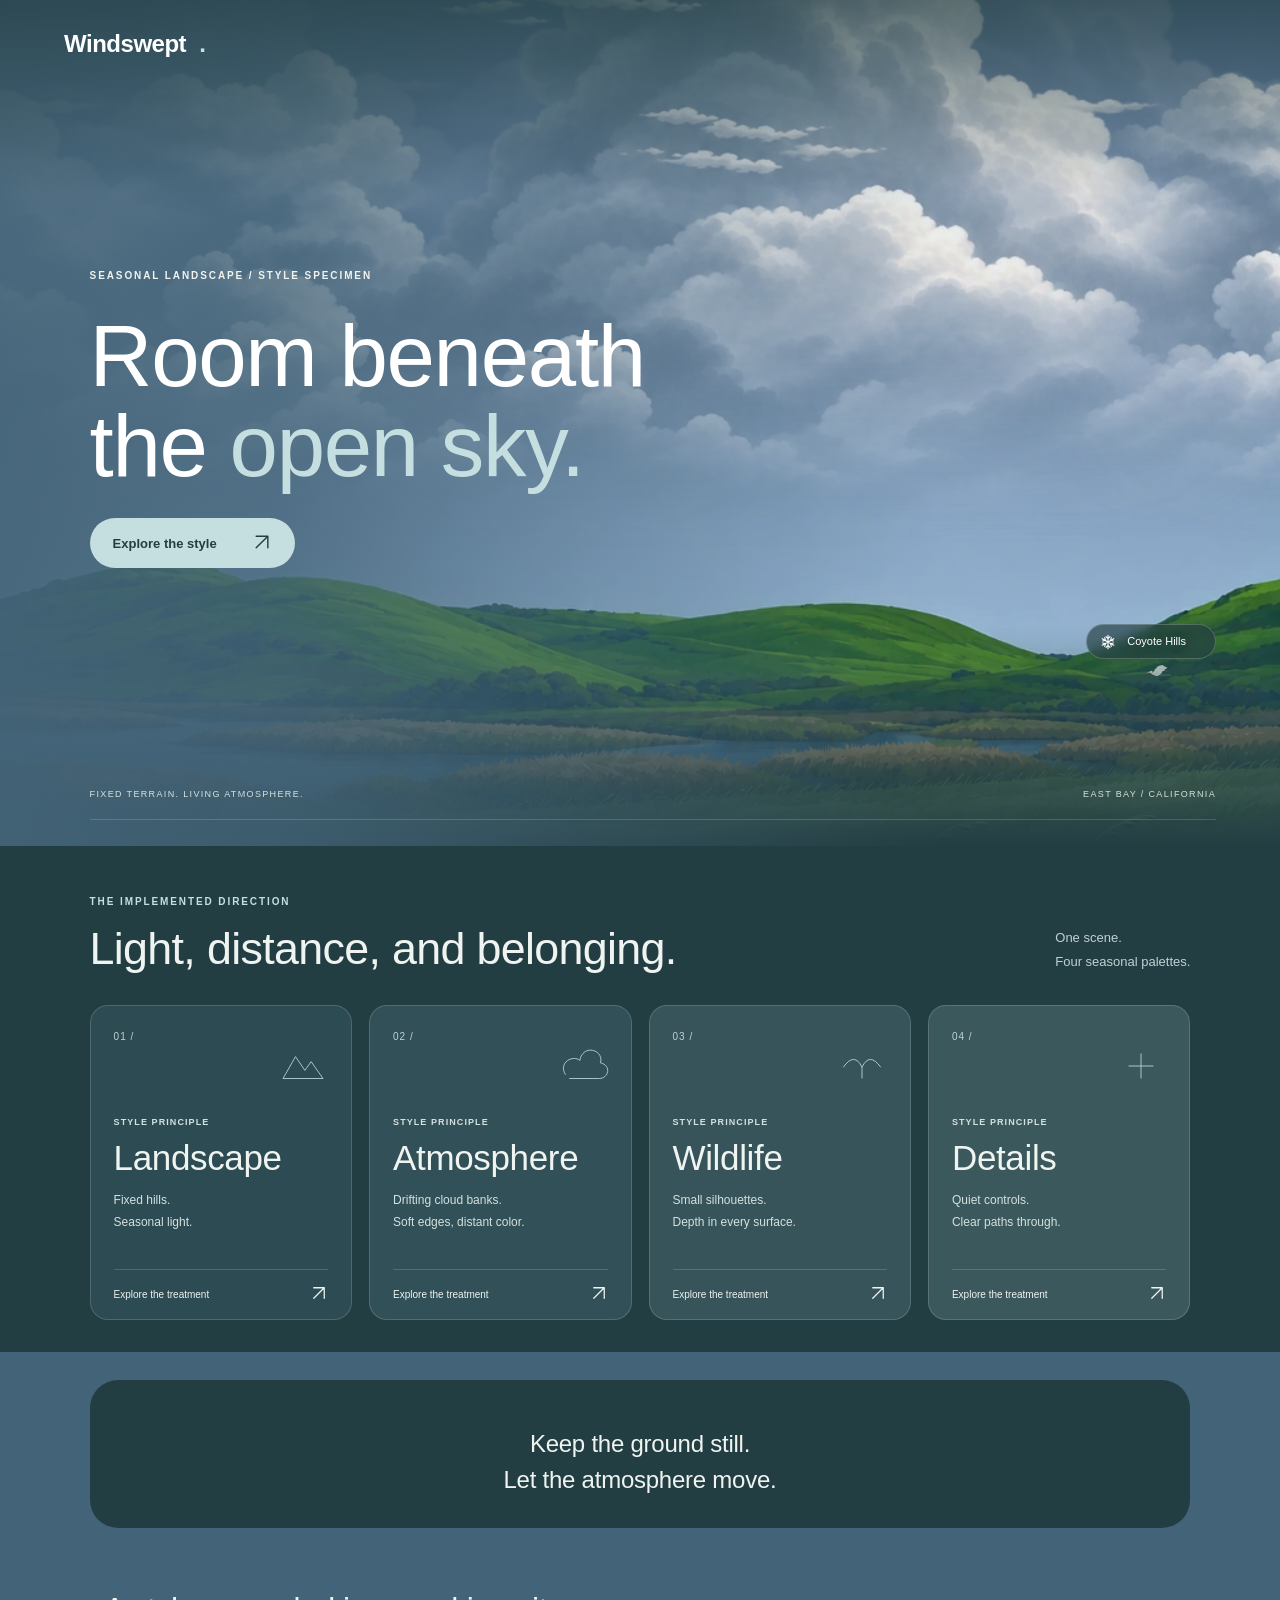
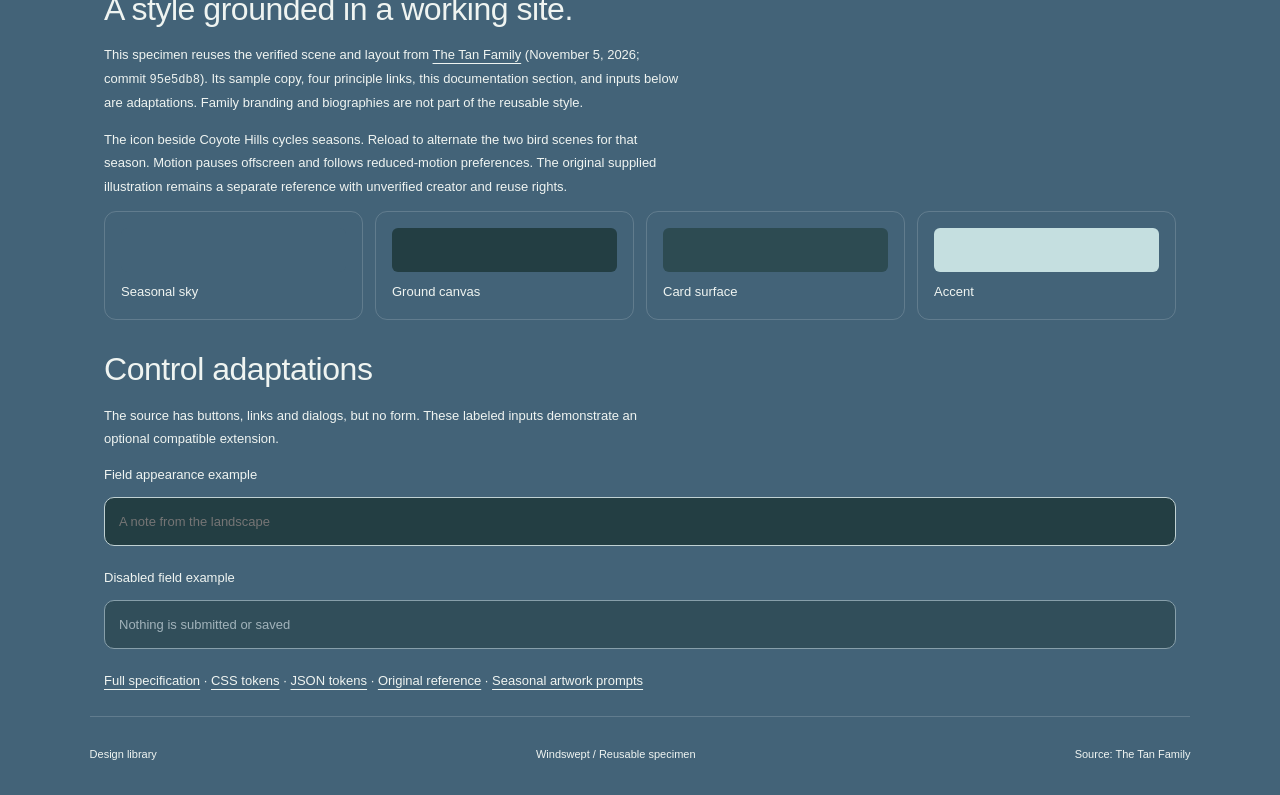
<file: assets/windswept/specimen.html>
<!doctype html><html lang="en"><head><meta charset="utf-8"><meta name="viewport" content="width=device-width,initial-scale=1"><meta name="theme-color" content="#345b7c"><title>Windswept — Seasonal Landscape Specimen</title><meta name="description" content="Windswept design specimen, updated from The Tan Family seasonal landscape implementation."><script src="seasons.js?v=resume-autumn-1"></script><link rel="stylesheet" href="tokens.css?v=resume-autumn-1"><link rel="stylesheet" href="specimen.css?v=resume-autumn-1"><script src="egret.js" defer></script><script src="atmosphere.js" defer></script><script src="scene.js" defer></script></head><body><a class="skip" href="#details">Skip to style notes</a><header><a class="wordmark" href="../../">Windswept<span class="wordmark-dot">.</span></a></header><div class="page-surface"><main id="home"><section class="hero" aria-labelledby="title"><div class="hero-copy"><p class="eyebrow">SEASONAL LANDSCAPE / STYLE SPECIMEN</p><h1 id="title">Room beneath<br>the <em>open sky.</em></h1><a class="primary" href="#principles">Explore the style <span><svg class="ui-icon" viewBox="0 0 24 24" aria-hidden="true" fill="none" stroke="currentColor" stroke-width="1.7" stroke-linecap="round" stroke-linejoin="round"><path d="M5 19 19 5M5 5h14v14"/></svg></span></a></div><div class="landscape"><img data-season-image decoding="async" alt="Seasonal Coyote Hills painting" fetchpriority="high"><noscript><img src="assets/seasons/autumn.webp" alt="Autumn hills and marsh"></noscript><div class="scene-light" aria-hidden="true"></div><canvas class="sky-clouds" aria-hidden="true"></canvas><canvas class="marsh-birds" aria-hidden="true"></canvas><span class="scenic-label"><button class="season-cycle" type="button" aria-label="Change scene season"></button> <a class="park-link" href="https://www.ebparks.org/parks/coyote-hills" target="_blank" rel="noopener noreferrer">Coyote Hills <svg class="park-link-indicator" viewBox="0 0 16 16" aria-hidden="true" fill="none" stroke="currentColor"><path d="M4 12 12 4M5 4h7v7"/></svg></a></span></div><div class="hero-bottom"><span>FIXED TERRAIN. LIVING ATMOSPHERE.</span><span>EAST BAY / CALIFORNIA</span></div></section><section class="family" id="principles"><div class="section-heading"><div><p class="eyebrow">THE IMPLEMENTED DIRECTION</p><h2>Light, distance, and belonging.</h2></div><p>One scene.<br>Four seasonal palettes.</p></div><div class="cards"><a class="card sam" href="#details"><div class="card-top"><span class="number">01 /</span><svg viewBox="0 0 80 80" aria-hidden="true"><path d="M8 60 28 25l15 22 10-14 19 27Z"/></svg></div><div><span class="role">STYLE PRINCIPLE</span><h3>Landscape</h3><p>Fixed hills.<br>Seasonal light.</p></div><span class="card-link">Explore the treatment <span><svg class="ui-icon" viewBox="0 0 24 24" aria-hidden="true" fill="none" stroke="currentColor" stroke-width="1.7" stroke-linecap="round" stroke-linejoin="round"><path d="M5 19 19 5M5 5h14v14"/></svg></span></span></a><a class="card ellene" href="#details"><div class="card-top"><span class="number">02 /</span><svg viewBox="0 0 80 80" aria-hidden="true"><path d="M12 54c-12-20 12-32 23-23 5-27 39-17 33 4 18 4 13 25-2 25H18"/></svg></div><div><span class="role">STYLE PRINCIPLE</span><h3>Atmosphere</h3><p>Drifting cloud banks.<br>Soft edges, distant color.</p></div><span class="card-link">Explore the treatment <span><svg class="ui-icon" viewBox="0 0 24 24" aria-hidden="true" fill="none" stroke="currentColor" stroke-width="1.7" stroke-linecap="round" stroke-linejoin="round"><path d="M5 19 19 5M5 5h14v14"/></svg></span></span></a><a class="card alyna" href="#details"><div class="card-top"><span class="number">03 /</span><svg viewBox="0 0 80 80" aria-hidden="true"><path d="M10 42q18-25 30 0 12-25 30 0M40 42v18"/></svg></div><div><span class="role">STYLE PRINCIPLE</span><h3>Wildlife</h3><p>Small silhouettes.<br>Depth in every surface.</p></div><span class="card-link">Explore the treatment <span><svg class="ui-icon" viewBox="0 0 24 24" aria-hidden="true" fill="none" stroke="currentColor" stroke-width="1.7" stroke-linecap="round" stroke-linejoin="round"><path d="M5 19 19 5M5 5h14v14"/></svg></span></span></a><a class="card daisy" href="#details"><div class="card-top"><span class="number">04 /</span><svg viewBox="0 0 80 80" aria-hidden="true"><path d="M20 40h40M40 20v40"/></svg></div><div><span class="role">STYLE PRINCIPLE</span><h3>Details</h3><p>Quiet controls.<br>Clear paths through.</p></div><span class="card-link">Explore the treatment <span><svg class="ui-icon" viewBox="0 0 24 24" aria-hidden="true" fill="none" stroke="currentColor" stroke-width="1.7" stroke-linecap="round" stroke-linejoin="round"><path d="M5 19 19 5M5 5h14v14"/></svg></span></span></a></div></section><div class="closing-court"><div class="closing"><p>Keep the ground still.<br>Let the atmosphere move.</p></div></div></main></div><section class="specimen-note" id="details"><h2>A style grounded in a working site.</h2><p>This specimen reuses the verified scene and layout from <a href="https://www.thetanfamily.net/">The Tan Family</a> (November 5, 2026; commit <code>95e5db8</code>). Its sample copy, four principle links, this documentation section, and inputs below are adaptations. Family branding and biographies are not part of the reusable style.</p><p>The icon beside Coyote Hills cycles seasons. Reload to alternate the two bird scenes for that season. Motion pauses offscreen and follows reduced-motion preferences. The original supplied illustration remains a separate reference with unverified creator and reuse rights.</p><div class="swatch-grid"><div><i style="background:var(--ws-sky)"></i>Seasonal sky</div><div><i style="background:var(--ws-canvas)"></i>Ground canvas</div><div><i style="background:var(--ws-card)"></i>Card surface</div><div><i style="background:var(--ws-accent)"></i>Accent</div></div><h2>Control adaptations</h2><p>The source has buttons, links and dialogs, but no form. These labeled inputs demonstrate an optional compatible extension.</p><label for="sample">Field appearance example</label><input class="sample-input" id="sample" placeholder="A note from the landscape" autocomplete="off"><label for="disabled">Disabled field example</label><input class="sample-input" id="disabled" value="Nothing is submitted or saved" disabled><p><a href="style.md">Full specification</a> · <a href="tokens.css">CSS tokens</a> · <a href="tokens.json">JSON tokens</a> · <a href="reference.png">Original reference</a> · <a href="artwork-prompts.md">Seasonal artwork prompts</a></p></section><footer><a href="../../">Design library</a><span>Windswept / Reusable specimen</span><span>Source: The Tan Family</span></footer></body></html>
</file>
<file: assets/windswept/tokens.css>
/* Windswept, verified from The Tan Family at 95e5db8 (2026-11-05).
   Input tokens are specimen adaptations. Seasons override the default autumn palette.
   See tokens.json and style.md for scene formulas and evidence. */
:root {
  --ws-font-display: "Trebuchet MS", Arial, sans-serif;
  --ws-font-body: "Trebuchet MS", Arial, sans-serif;
  --ws-text-display: clamp(58px, 6.8vw, 104px);
  --ws-text-heading: clamp(34px, 3.5vw, 52px);
  --ws-text-card: 35px;
  --ws-text-body: 12px;
  --ws-text-label: 10px;
  --ws-text-control: 13px;
  --ws-leading-display: 1.03;
  --ws-leading-heading: 1.1;
  --ws-leading-body: 1.8;
  --ws-tracking-display: -0.015em;
  --ws-tracking-label: .19em;
  --ws-content-max: 1500px;
  --ws-closing-max: 1120px;
  --ws-page-gutter: 7%;
  --ws-page-gutter-mobile: 6%;
  --ws-grid-gap: 17px;
  --ws-grid-gap-tablet: 20px;
  --ws-grid-gap-mobile: 12px;
  --ws-family-padding-top: 48px;
  --ws-family-padding-top-mobile: 38px;
  --ws-section-heading-gap: 32px;
  --ws-card-padding: 25px 23px 0;
  --ws-card-min-height: 315px;
  --ws-card-top-height: 80px;
  --ws-card-action-min-height: 50px;
  --ws-card-min-height-tablet: 310px;
  --ws-card-min-height-mobile: 300px;
  --ws-card-padding-mobile: 18px 15px 0;
  --ws-card-top-height-mobile: 78px;
  --ws-card-action-min-height-mobile: 47px;
  --ws-hero-height: 94svh;
  --ws-hero-min-height: 780px;
  --ws-hero-max-height: 1100px;
  --ws-hero-padding: 130px 7% 110px;
  --ws-hero-mobile-height: 930px;
  --ws-hero-mobile-padding: 140px 7% 390px;
  --ws-hero-copy-width: 64%;
  --ws-hero-copy-bottom: 30px;
  --ws-radius-card: 18px;
  --ws-radius-card-mobile: 15px;
  --ws-radius-closing: 28px;
  --ws-radius-pill: 30px;
  --ws-border-width: 1px;
  --ws-line: #ffffff29;
  --ws-shadow-card: none;
  --ws-focus-width: 3px;
  --ws-focus-offset: 6px;
  --ws-primary-min-height: 50px;
  --ws-primary-padding: 13px 23px;
  --ws-closing-court-margin-top: 32px;
  --ws-closing-court-padding: 28px 7% 32px;
  --ws-closing-padding: 28px 24px 30px;
  --ws-closing-court-margin-top-mobile: 28px;
  --ws-closing-court-padding-mobile: 24px 6% 28px;
  --ws-closing-padding-mobile: 26px 20px;
  --ws-footer-padding: 22px 0 28px;
  --ws-footer-min-height: 80px;
  --ws-duration-hover: .2s;
  --ws-ease-hover: ease;
  --ws-radius-input: 10px;
  --ws-input-min-height: 44px;
  --ws-input-padding: 12px 14px;
}
:root[data-season="spring"] {
  --ws-canvas: #103e3c;
  --ws-canvas-sdr: #103e3c;
  --ws-canvas-p3: color(display-p3 0.045 0.235 0.21);
  --ws-ink: #f1f5dc;
  --ws-ink-sdr: #f1f5dc;
  --ws-ink-p3: color(display-p3 0.9451 0.9608 0.8627);
  --ws-muted: #bfcebc;
  --ws-muted-sdr: #bfcebc;
  --ws-muted-p3: color(display-p3 0.7490 0.8078 0.7373);
  --ws-sky: #0753aa;
  --ws-sky-sdr: #0753aa;
  --ws-sky-p3: color(display-p3 0.025 0.31 0.72);
  --ws-accent: #e1f5a5;
  --ws-accent-sdr: #e1f5a5;
  --ws-accent-p3: color(display-p3 0.84 0.97 0.53);
  --ws-accent-hover: #f0ffd0;
  --ws-accent-hover-sdr: #f0ffd0;
  --ws-accent-hover-p3: color(display-p3 0.92 1 0.73);
  --ws-card: #194b47;
  --ws-card-sdr: #194b47;
  --ws-card-p3: color(display-p3 0.0980 0.2941 0.2784);
  --ws-card-alt: #204e46;
  --ws-card-alt-sdr: #204e46;
  --ws-card-alt-p3: color(display-p3 0.1255 0.3059 0.2745);
  --ws-card-warm: #2a5146;
  --ws-card-warm-sdr: #2a5146;
  --ws-card-warm-p3: color(display-p3 0.1647 0.3176 0.2745);
  --ws-card-last: #315348;
  --ws-card-last-sdr: #315348;
  --ws-card-last-p3: color(display-p3 0.1922 0.3255 0.2824);
  --ws-card-hover: #245a51;
  --ws-card-hover-sdr: #245a51;
  --ws-card-hover-p3: color(display-p3 0.1412 0.3529 0.3176);
  --ws-detail: #d2dfce;
  --ws-detail-sdr: #d2dfce;
  --ws-detail-p3: color(display-p3 0.8235 0.8745 0.8078);
}
:root[data-season="summer"] {
  --ws-canvas: #343d2b;
  --ws-canvas-sdr: #343d2b;
  --ws-canvas-p3: color(display-p3 0.19 0.23 0.14);
  --ws-ink: #fcf4dc;
  --ws-ink-sdr: #fcf4dc;
  --ws-ink-p3: color(display-p3 0.9882 0.9569 0.8627);
  --ws-muted: #d3cdb4;
  --ws-muted-sdr: #d3cdb4;
  --ws-muted-p3: color(display-p3 0.8275 0.8039 0.7059);
  --ws-sky: #0753aa;
  --ws-sky-sdr: #0753aa;
  --ws-sky-p3: color(display-p3 0.025 0.32 0.74);
  --ws-accent: #f6d78e;
  --ws-accent-sdr: #f6d78e;
  --ws-accent-p3: color(display-p3 0.99 0.81 0.43);
  --ws-accent-hover: #ffe9b7;
  --ws-accent-hover-sdr: #ffe9b7;
  --ws-accent-hover-p3: color(display-p3 1 0.90 0.67);
  --ws-card: #434d33;
  --ws-card-sdr: #434d33;
  --ws-card-p3: color(display-p3 0.2627 0.3020 0.2000);
  --ws-card-alt: #495137;
  --ws-card-alt-sdr: #495137;
  --ws-card-alt-p3: color(display-p3 0.2863 0.3176 0.2157);
  --ws-card-warm: #50543a;
  --ws-card-warm-sdr: #50543a;
  --ws-card-warm-p3: color(display-p3 0.3137 0.3294 0.2275);
  --ws-card-last: #56583c;
  --ws-card-last-sdr: #56583c;
  --ws-card-last-p3: color(display-p3 0.3373 0.3451 0.2353);
  --ws-card-hover: #51583b;
  --ws-card-hover-sdr: #51583b;
  --ws-card-hover-p3: color(display-p3 0.3176 0.3451 0.2314);
  --ws-detail: #e6dfc9;
  --ws-detail-sdr: #e6dfc9;
  --ws-detail-p3: color(display-p3 0.9020 0.8745 0.7882);
}
:root, :root[data-season="autumn"] {
  --ws-canvas: #24261f;
  --ws-canvas-sdr: #24261f;
  --ws-canvas-p3: color(display-p3 0.14260 0.14877 0.12411);
  --ws-ink: #f3eddf;
  --ws-ink-sdr: #f3eddf;
  --ws-ink-p3: color(display-p3 0.94882 0.93021 0.88005);
  --ws-muted: #c9c4ae;
  --ws-muted-sdr: #c9c4ae;
  --ws-muted-p3: color(display-p3 0.78480 0.76929 0.69104);
  --ws-sky: #24261f;
  --ws-sky-sdr: #24261f;
  --ws-sky-p3: color(display-p3 0.14260 0.14877 0.12411);
  --ws-accent: #efc28c;
  --ws-accent-sdr: #efc28c;
  --ws-accent-p3: color(display-p3 0.90918 0.76751 0.57721);
  --ws-accent-hover: #ffdbad;
  --ws-accent-hover-sdr: #ffdbad;
  --ws-accent-hover-p3: color(display-p3 0.97689 0.86401 0.70061);
  --ws-card: #303329;
  --ws-card-sdr: #303329;
  --ws-card-p3: color(display-p3 0.19038 0.19962 0.16446);
  --ws-card-alt: #2b2e25;
  --ws-card-alt-sdr: #2b2e25;
  --ws-card-alt-p3: color(display-p3 0.17078 0.18001 0.14837);
  --ws-card-warm: #37382b;
  --ws-card-warm-sdr: #37382b;
  --ws-card-warm-p3: color(display-p3 0.21639 0.21948 0.17377);
  --ws-card-last: #3d3e30;
  --ws-card-last-sdr: #3d3e30;
  --ws-card-last-p3: color(display-p3 0.23992 0.24301 0.19377);
  --ws-card-hover: #3c4034;
  --ws-card-hover-sdr: #3c4034;
  --ws-card-hover-p3: color(display-p3 0.23817 0.25048 0.20830);
  --ws-detail: #f3eddf;
  --ws-detail-sdr: #f3eddf;
  --ws-detail-p3: color(display-p3 0.94882 0.93021 0.88005);
}
:root[data-season="winter"] {
  --ws-canvas: #233e43;
  --ws-canvas-sdr: #233e43;
  --ws-canvas-p3: color(display-p3 0.11 0.235 0.26);
  --ws-ink: #eff4f1;
  --ws-ink-sdr: #eff4f1;
  --ws-ink-p3: color(display-p3 0.9373 0.9569 0.9451);
  --ws-muted: #c0d1d3;
  --ws-muted-sdr: #c0d1d3;
  --ws-muted-p3: color(display-p3 0.7529 0.8196 0.8275);
  --ws-sky: #436378;
  --ws-sky-sdr: #436378;
  --ws-sky-p3: color(display-p3 0.245 0.38 0.47);
  --ws-accent: #c5dfe0;
  --ws-accent-sdr: #c5dfe0;
  --ws-accent-p3: color(display-p3 0.70 0.89 0.91);
  --ws-accent-hover: #e3f2f0;
  --ws-accent-hover-sdr: #e3f2f0;
  --ws-accent-hover-p3: color(display-p3 0.86 0.96 0.96);
  --ws-card: #2d4b52;
  --ws-card-sdr: #2d4b52;
  --ws-card-p3: color(display-p3 0.1765 0.2941 0.3216);
  --ws-card-alt: #315057;
  --ws-card-alt-sdr: #315057;
  --ws-card-alt-p3: color(display-p3 0.1922 0.3137 0.3412);
  --ws-card-warm: #36545a;
  --ws-card-warm-sdr: #36545a;
  --ws-card-warm-p3: color(display-p3 0.2118 0.3294 0.3529);
  --ws-card-last: #3b585c;
  --ws-card-last-sdr: #3b585c;
  --ws-card-last-p3: color(display-p3 0.2314 0.3451 0.3608);
  --ws-card-hover: #37545a;
  --ws-card-hover-sdr: #37545a;
  --ws-card-hover-p3: color(display-p3 0.2157 0.3294 0.3529);
  --ws-detail: #d4e1df;
  --ws-detail-sdr: #d4e1df;
  --ws-detail-p3: color(display-p3 0.8314 0.8824 0.8745);
}
@supports (color: color(display-p3 1 1 1)) {
  @media (color-gamut: p3) {
    :root {
      --ws-canvas: var(--ws-canvas-p3, var(--ws-canvas-sdr));
      --ws-ink: var(--ws-ink-p3, var(--ws-ink-sdr));
      --ws-muted: var(--ws-muted-p3, var(--ws-muted-sdr));
      --ws-sky: var(--ws-sky-p3, var(--ws-sky-sdr));
      --ws-accent: var(--ws-accent-p3, var(--ws-accent-sdr));
      --ws-accent-hover: var(--ws-accent-hover-p3, var(--ws-accent-hover-sdr));
      --ws-card: var(--ws-card-p3, var(--ws-card-sdr));
      --ws-card-alt: var(--ws-card-alt-p3, var(--ws-card-alt-sdr));
      --ws-card-warm: var(--ws-card-warm-p3, var(--ws-card-warm-sdr));
      --ws-card-last: var(--ws-card-last-p3, var(--ws-card-last-sdr));
      --ws-card-hover: var(--ws-card-hover-p3, var(--ws-card-hover-sdr));
      --ws-detail: var(--ws-detail-p3, var(--ws-detail-sdr));
    }
  }
}
</file>
<file: assets/windswept/specimen.css>
:root{--ws-canvas:#103e3c;--ws-ink:#f1f5dc;--ws-muted:#bfcebc;--ws-line:#ffffff29;font-family:'Trebuchet MS',Arial,sans-serif;color-scheme:dark}*{box-sizing:border-box}html{scroll-behavior:smooth;scroll-padding-top:35px;background:var(--ws-sky)}body{margin:0;background:var(--ws-sky);color:var(--ws-ink);font-family:inherit;-webkit-font-smoothing:antialiased}a{color:inherit}button{font:inherit;color:inherit}a:focus-visible,button:focus-visible{outline:3px solid var(--ws-accent);outline-offset:6px}.skip{position:fixed;top:-80px;left:20px;padding:15px;background:var(--ws-canvas);z-index:10}.skip:focus{top:12px}header{position:absolute;inset:0 0 auto;z-index:3;padding:30px 5%;display:flex;align-items:center;justify-content:space-between;gap:24px;color:white}.wordmark{display:flex;align-items:center;gap:13px;text-decoration:none;font-size:24px;font-weight:700;letter-spacing:-.02em}.wordmark svg{width:42px;height:42px;flex:none;fill:none;stroke:currentColor;stroke-width:2.2;stroke-linecap:round;stroke-linejoin:round}.wordmark-dot{color:var(--ws-accent)}nav{display:flex;gap:38px;align-items:center;font-size:12px}nav a{text-decoration:none;border-bottom:1px solid #ffffff66;padding:7px 0}nav a span{margin-left:16px}.location{color:#e2eced;font-size:11px}.location i{display:inline-block;width:6px;height:6px;background:var(--ws-accent);border-radius:50%;margin-right:8px}.hero{min-height:780px;height:94svh;max-height:1100px;position:relative;display:flex;align-items:center;padding:130px 7% 110px;isolation:isolate;background:var(--ws-sky);overflow:hidden}.hero-copy{width:64%;position:relative;z-index:2;padding-bottom:30px}.eyebrow{font-size:10px;letter-spacing:.19em;line-height:1.6;font-weight:700;margin:0 0 27px}h1,h2,h3,p{margin-top:0}h1{font-size:clamp(58px,6.8vw,104px);font-weight:400;line-height:1.03;letter-spacing:-.015em;margin-bottom:28px;color:white}h1 em{font-style:normal;color:var(--ws-accent)}.primary{display:inline-flex;gap:35px;align-items:center;min-height:50px;padding:13px 23px;background:var(--ws-accent);color:var(--ws-canvas);border-radius:30px;text-decoration:none;font-size:13px;font-weight:700;transition:background .2s,transform .2s}.primary:hover{background:var(--ws-accent-hover);transform:translateY(-2px)}.primary span{font-size:20px}.landscape{position:absolute;inset:0;z-index:-1;overflow:hidden}.landscape img{position:absolute;right:0;width:100%;height:100%;object-fit:cover;object-position:50% 65%;display:block}.landscape:after{content:'';position:absolute;inset:0;background:linear-gradient(180deg,color-mix(in srgb,var(--ws-canvas) 72%,transparent),transparent 23%),linear-gradient(90deg,color-mix(in srgb,var(--ws-sky) 93%,transparent) 0%,color-mix(in srgb,var(--ws-sky) 79%,transparent) 22%,color-mix(in srgb,var(--ws-sky) 45%,transparent) 42%,transparent 73%),linear-gradient(0deg,var(--ws-canvas) 0%,transparent 26%);pointer-events:none}.scenic-label{position:absolute;z-index:1;bottom:187px;right:5%;color:white;padding:10px 0;font-size:11px;text-shadow:0 1px 8px var(--ws-canvas)}.scenic-label span{margin-right:8px}.hero-bottom{position:absolute;left:7%;right:5%;bottom:26px;z-index:2;display:flex;justify-content:space-between;border-bottom:1px solid var(--ws-line);padding:20px 0;font-size:9px;letter-spacing:.15em;color:#d8e6cf}.family{max-width:1500px;margin:auto;padding:48px 7% 0}.section-heading{display:flex;align-items:end;justify-content:space-between;margin-bottom:32px}.section-heading .eyebrow{margin-bottom:14px;color:var(--ws-accent)}h2{font-size:clamp(34px,3.5vw,52px);line-height:1.1;font-weight:400;letter-spacing:-.015em;margin-bottom:0}.section-heading>p{font-size:13px;line-height:1.8;color:var(--ws-muted);margin-bottom:0}.cards{display:grid;grid-template-columns:repeat(4,minmax(0,1fr));gap:17px}.card{text-align:left;text-decoration:none;border:1px solid #ffffff29;border-radius:18px;background:var(--ws-card);padding:25px 23px 0;cursor:pointer;min-height:315px;display:flex;flex-direction:column;transition:transform .2s,background .2s,border-color .2s}.card:hover{transform:translateY(-5px);border-color:#d4eca077;background:var(--ws-card-hover)}.card-top{display:flex;justify-content:space-between;height:80px}.number{font-size:10px;letter-spacing:.1em;color:var(--ws-muted)}.card-top svg{width:50px;height:50px;stroke-width:1.3;fill:none;stroke:currentColor;overflow:visible;margin-top:10px;color:var(--ws-accent)}.ellene{background:var(--ws-card-alt)}.alyna{background:var(--ws-card-warm)}.daisy{background:var(--ws-card-last)}.role{font-size:9px;letter-spacing:.12em;font-weight:700;color:var(--ws-detail)}h3{font-size:35px;letter-spacing:-.01em;font-weight:400;margin:9px 0 12px;display:flex;justify-content:space-between;align-items:center}h3 span{font-size:18px;opacity:0;transition:opacity .2s}.card:hover h3 span,.card:focus-visible h3 span{opacity:1}.card p{font-size:12px;line-height:1.8;color:var(--ws-detail);margin-bottom:23px}.card-link{display:flex;justify-content:space-between;align-items:center;margin-top:auto;border-top:1px solid var(--ws-line);min-height:50px;font-size:10px}.card-link span{font-size:18px}.closing{text-align:center;padding:75px 20px 65px}.closing p{font-size:24px;line-height:1.5;letter-spacing:-.01em;margin:18px 0}.closing .eyebrow{font-size:9px;color:var(--ws-muted)}footer{margin:0 7%;border-top:1px solid var(--ws-line);padding:25px 0 32px;display:flex;justify-content:space-between;gap:20px;font-size:11px;color:var(--ws-muted)}footer a{text-decoration:none;color:var(--ws-ink)}footer a span{margin-left:20px}dialog{border:1px solid #658378;border-radius:22px;padding:48px;max-width:530px;width:calc(100% - 40px);background:var(--ws-canvas);color:var(--ws-ink);box-shadow:0 30px 100px #061c2455}dialog::backdrop{background:#061c2488;backdrop-filter:blur(5px)}.close{position:absolute;right:17px;top:10px;font-size:28px;border:0;background:transparent;cursor:pointer;width:44px;height:44px}dialog h2{font-size:52px;margin-bottom:22px}#dialog-copy{font-size:15px;line-height:1.8;color:var(--ws-detail)}#dialog-tags{display:flex;gap:8px;flex-wrap:wrap;margin-top:25px}#dialog-tags span{padding:7px 12px;background:var(--ws-card-hover);border-radius:20px;font-size:11px}.dialog-back{border:0;border-bottom:1px solid #8fa89c;background:none;padding:12px 0;cursor:pointer;font-size:12px;margin-top:23px}.dialog-back span{margin-left:30px}/* Birds share the painting's crop and atmospheric overlay. */
.marsh-birds{position:absolute;inset:0;width:100%;height:100%;z-index:0;pointer-events:none}
.landscape:after{z-index:1}
.scenic-label{z-index:2}
@media(max-width:1000px){.location{display:none}.hero{min-height:740px}.hero-copy{width:65%}h1{font-size:76px}.landscape img{width:100%;object-position:65% 65%}.cards{grid-template-columns:repeat(2,minmax(0,1fr));gap:20px}.card{min-height:310px}.card-top{height:80px}}@media(max-width:650px){header{padding:22px 6%}.wordmark{font-size:20px;gap:8px}.wordmark svg{width:34px;height:34px}nav{font-size:10px}.hero{height:930px;min-height:850px;max-height:none;padding:140px 7% 390px;align-items:flex-start}.hero-copy{width:100%;padding:0}.eyebrow{font-size:9px;margin-bottom:22px}h1{font-size:clamp(52px,12.5vw,78px);margin-bottom:23px}.landscape img{width:100%;object-position:60% bottom}.landscape:after{background:linear-gradient(180deg,var(--ws-sky) 0%,color-mix(in srgb,var(--ws-sky) 96%,transparent) 15%,color-mix(in srgb,var(--ws-sky) 69%,transparent) 35%,transparent 63%,transparent 87%,var(--ws-canvas) 100%)}.scenic-label{bottom:247px;left:auto;right:6%;font-size:10px}.hero-bottom{font-size:7px;left:7%;right:7%;bottom:16px;gap:15px}.family{padding:38px 6% 0}.section-heading{align-items:start}h2{font-size:35px}.section-heading>p{display:none}.cards{gap:12px}.card{padding:18px 15px 0;min-height:300px;border-radius:15px}.card-top{height:78px}.card-top svg{width:40px;height:40px}.number{font-size:9px}.role{font-size:8px;letter-spacing:.04em}h3{font-size:30px}.card p{font-size:11px}.card-link{font-size:9px;min-height:47px}.closing{padding:52px 20px}.closing p{font-size:21px}footer{flex-wrap:wrap;margin:0 6%;font-size:10px}footer>span:last-child{display:none}dialog{padding:40px 27px}dialog h2{font-size:46px}}@media(prefers-reduced-motion:reduce){html{scroll-behavior:auto}*,*:before,*:after{transition:none!important}}
.scenic-label{background:color-mix(in srgb,var(--ws-canvas) 65%,transparent);border:1px solid #ffffff33;border-radius:24px;padding:10px 15px;backdrop-filter:blur(6px)}
@media(max-width:650px){.scenic-label{bottom:247px}}

:root{--ws-sky:#0753aa;--ws-accent:#e1f5a5;--ws-accent-hover:#f0ffd0;--ws-card:#194b47;--ws-card-alt:#204e46;--ws-card-warm:#2a5146;--ws-card-last:#315348;--ws-card-hover:#245a51;--ws-detail:#d2dfce}
.sky-clouds{position:absolute;inset:0;width:100%;height:100%;pointer-events:none;z-index:0}.marsh-birds{z-index:0}.card:hover{border-color:var(--ws-accent)}.hero-bottom{color:var(--ws-detail)}

.season-cycle{appearance:none;display:inline-flex;align-items:center;justify-content:center;width:24px;height:24px;margin:-6px 4px -6px -6px;padding:0;border:0;background:none;color:inherit;cursor:default;line-height:1;font-size:13px;vertical-align:middle}

.season-cycle svg{display:block;width:16px;height:16px;flex:none}.park-link{display:inline-flex;align-items:center;text-decoration:none;border-bottom:1px solid transparent;cursor:pointer}.park-link-indicator{width:11px;height:11px;margin-left:3px;opacity:0;transition:opacity .18s}.park-link:hover,.park-link:focus-visible{border-bottom-color:currentColor}.park-link:hover .park-link-indicator,.park-link:focus-visible .park-link-indicator{opacity:1}

/* Coordinated color enhancement. Original sRGB pixels and geometry stay intact.
   P3 is a wider color gamut, not an increase in HDR peak brightness. */
:root{--ws-canvas:var(--ws-canvas-sdr,#103e3c);--ws-ink:var(--ws-ink-sdr,#f1f5dc);--ws-muted:var(--ws-muted-sdr,#bfcebc);--ws-sky:var(--ws-sky-sdr,#0753aa);--ws-accent:var(--ws-accent-sdr,#e1f5a5);--ws-accent-hover:var(--ws-accent-hover-sdr,#f0ffd0);--ws-card:var(--ws-card-sdr,#194b47);--ws-card-alt:var(--ws-card-alt-sdr,#204e46);--ws-card-warm:var(--ws-card-warm-sdr,#2a5146);--ws-card-last:var(--ws-card-last-sdr,#315348);--ws-card-hover:var(--ws-card-hover-sdr,#245a51);--ws-detail:var(--ws-detail-sdr,#d2dfce);}
:root{--ws-scene-saturation:1.045;--ws-scene-contrast:1.015;--ws-scene-light-opacity:0}
:root[data-season="spring"]{--ws-scene-saturation:1.055}
:root[data-season="summer"]{--ws-scene-saturation:1.045}
:root[data-season="autumn"]{--ws-scene-saturation:1.06;--ws-line:#505442}
:root[data-season="winter"]{--ws-scene-saturation:1.035}
.landscape [data-season-image]{filter:saturate(var(--ws-scene-saturation)) contrast(var(--ws-scene-contrast))}
.scene-light{position:absolute;inset:0;z-index:0;pointer-events:none;opacity:var(--ws-scene-light-opacity);mix-blend-mode:soft-light;background:linear-gradient(180deg,var(--ws-sky),transparent 58%,var(--ws-accent));}
@supports (color:color(display-p3 1 1 1)){
  @media (color-gamut:p3){
    :root{--ws-canvas:var(--ws-canvas-p3,var(--ws-canvas-sdr,#103e3c));--ws-ink:var(--ws-ink-p3,var(--ws-ink-sdr,#f1f5dc));--ws-muted:var(--ws-muted-p3,var(--ws-muted-sdr,#bfcebc));--ws-sky:var(--ws-sky-p3,var(--ws-sky-sdr,#0753aa));--ws-accent:var(--ws-accent-p3,var(--ws-accent-sdr,#e1f5a5));--ws-accent-hover:var(--ws-accent-hover-p3,var(--ws-accent-hover-sdr,#f0ffd0));--ws-card:var(--ws-card-p3,var(--ws-card-sdr,#194b47));--ws-card-alt:var(--ws-card-alt-p3,var(--ws-card-alt-sdr,#204e46));--ws-card-warm:var(--ws-card-warm-p3,var(--ws-card-warm-sdr,#2a5146));--ws-card-last:var(--ws-card-last-p3,var(--ws-card-last-sdr,#315348));--ws-card-hover:var(--ws-card-hover-p3,var(--ws-card-hover-sdr,#245a51));--ws-detail:var(--ws-detail-p3,var(--ws-detail-sdr,#d2dfce));
      --ws-scene-light-opacity:.17;
    }
  }
}

/* Interface marks are SVG geometry, independent of platform emoji fonts. */
.ui-icon{display:inline-block;width:1em;height:1em;vertical-align:-.12em;flex:none;overflow:visible;pointer-events:none}

.family-design-link{display:inline-flex;align-items:center;justify-content:center;width:44px;height:44px;color:var(--ws-accent);text-decoration:none;cursor:default}.family-design-link svg{display:block;width:40px;height:40px;pointer-events:none}

/* Safari derives its browser tint from the page background. Keep ground surfaces inside it. */
.page-surface{background:var(--ws-canvas)}

/* The closing panel sits within the same sky color as Safari's page canvas. */
.closing-court{margin-top:32px;padding:28px 7% 32px;background:var(--ws-sky)}
.closing{max-width:1120px;margin:0 auto;padding:28px 24px 30px;border-radius:28px;background:var(--ws-canvas)}
.closing p{margin:18px 0 0}
footer{margin:0 7%;border-top:1px solid var(--ws-line);padding:22px 0 28px;min-height:80px;align-items:center;background:var(--ws-sky);color:#f0f5f2}
footer a{color:inherit}
@media(max-width:650px){.closing-court{margin-top:28px;padding:24px 6% 28px}.closing{padding:26px 20px;border-radius:24px}.closing p{font-size:20px}footer{margin:0 6%;padding:22px 0 32px;min-height:100px}}

/* Specimen-only additions: source layout above; these annotations are adaptations. */
.specimen-note{max-width:1120px;margin:24px auto;padding:0 24px;font-size:13px;line-height:1.8;color:var(--ws-ink)}.specimen-note a{text-underline-offset:4px}.sample-input{display:block;margin:10px 0 20px;width:100%;min-height:44px;padding:12px 14px;border:1px solid var(--ws-muted);border-radius:10px;background:var(--ws-canvas);color:var(--ws-ink);font:inherit}.sample-input:focus-visible{outline:3px solid var(--ws-accent);outline-offset:4px}.sample-input:disabled{opacity:.55}.swatch-grid{display:grid;grid-template-columns:repeat(4,1fr);gap:12px}.swatch-grid div{padding:16px;border-radius:12px;border:1px solid var(--ws-line)}.swatch-grid i{display:block;height:44px;border-radius:6px;margin-bottom:8px}.specimen-note h2{font-size:32px;margin:32px 0 16px}.specimen-note code{font-size:12px}.specimen-note p{max-width:80ch}.specimen-note button{cursor:pointer}@media(max-width:650px){.swatch-grid{grid-template-columns:repeat(2,1fr)}}
</file>
